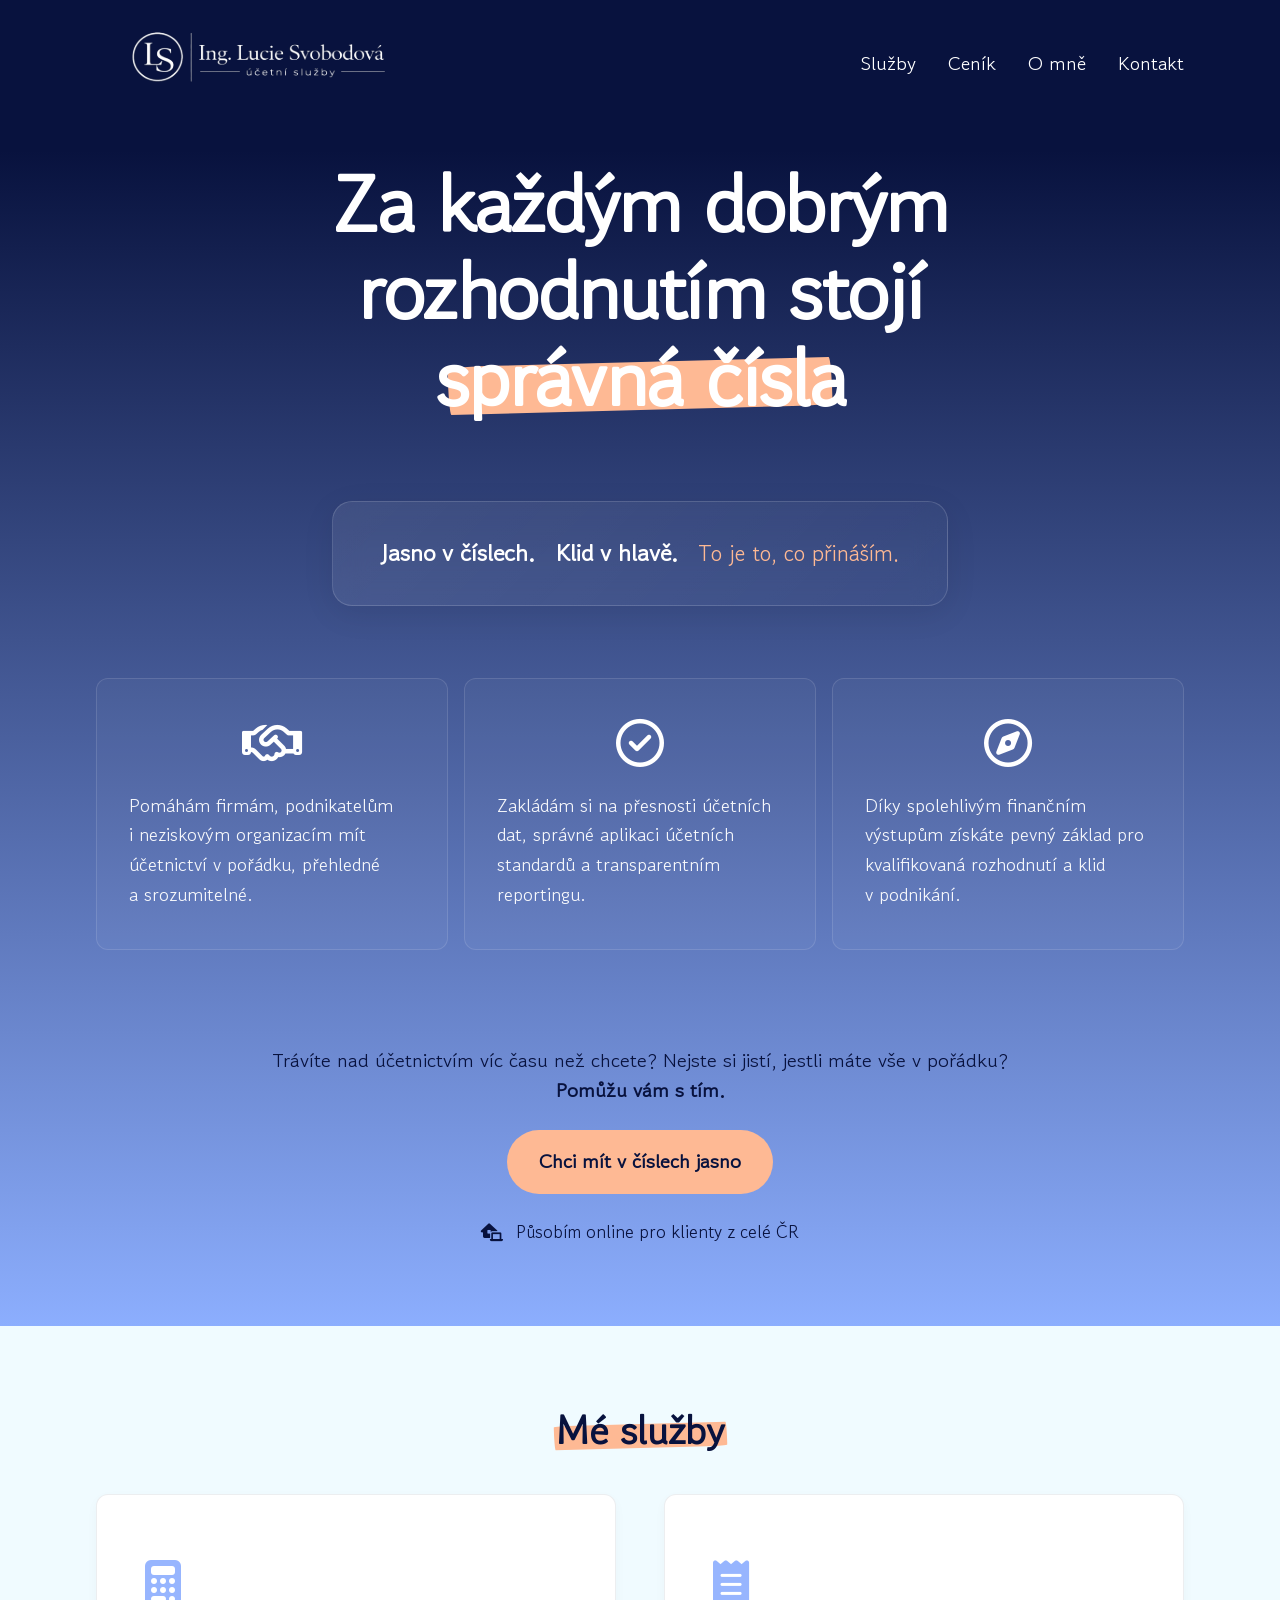
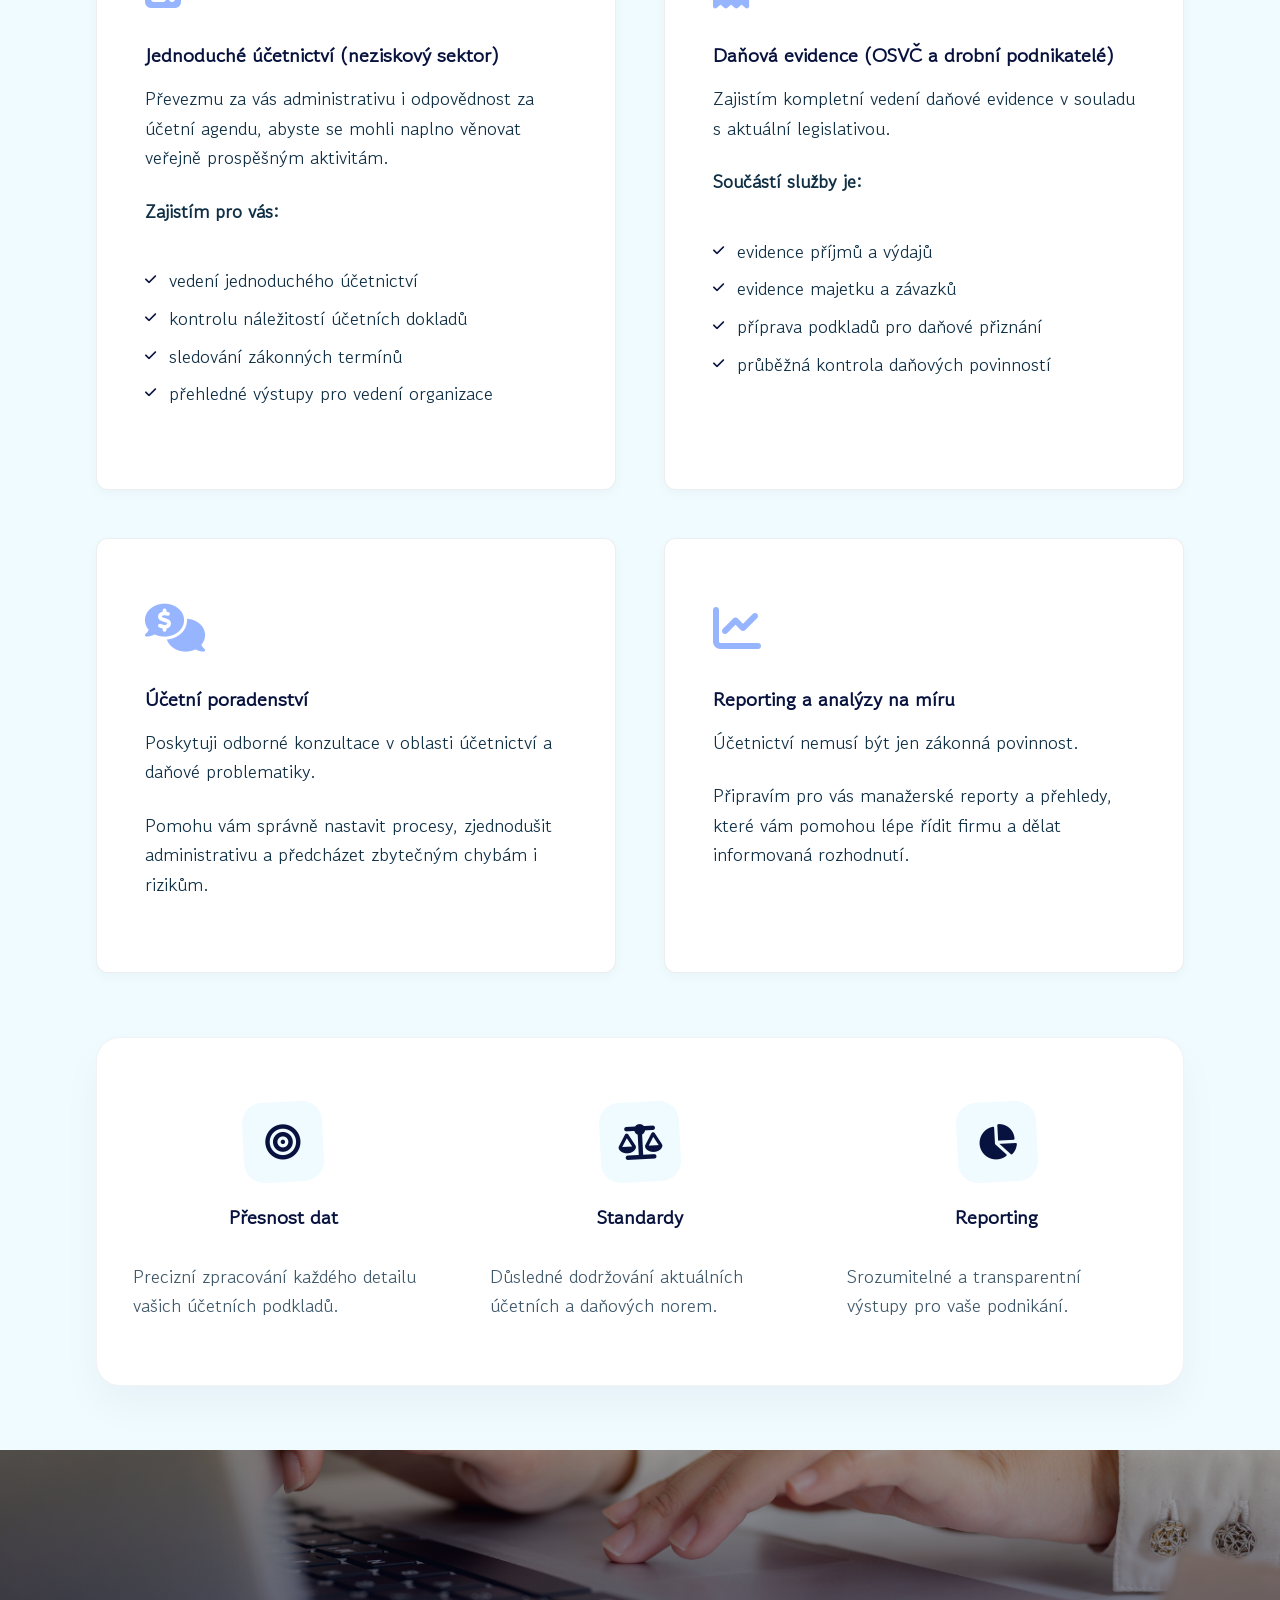
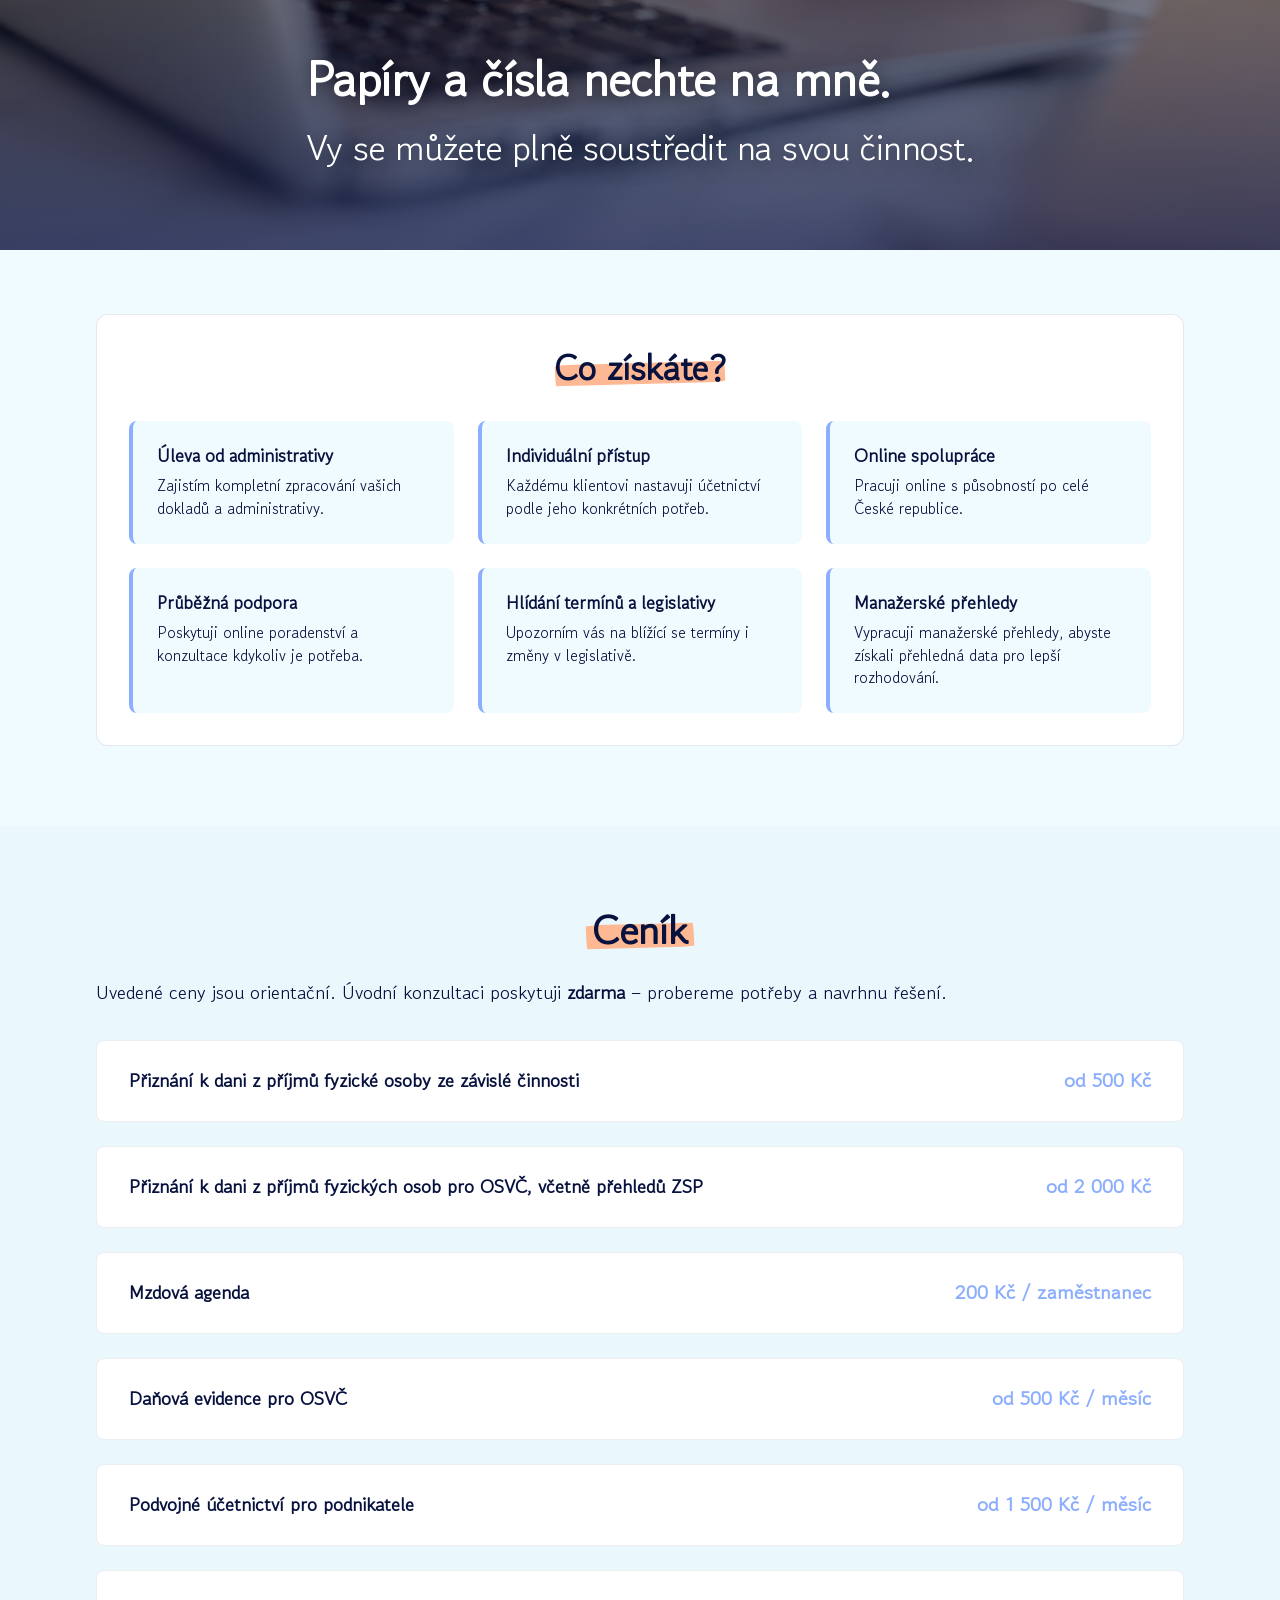
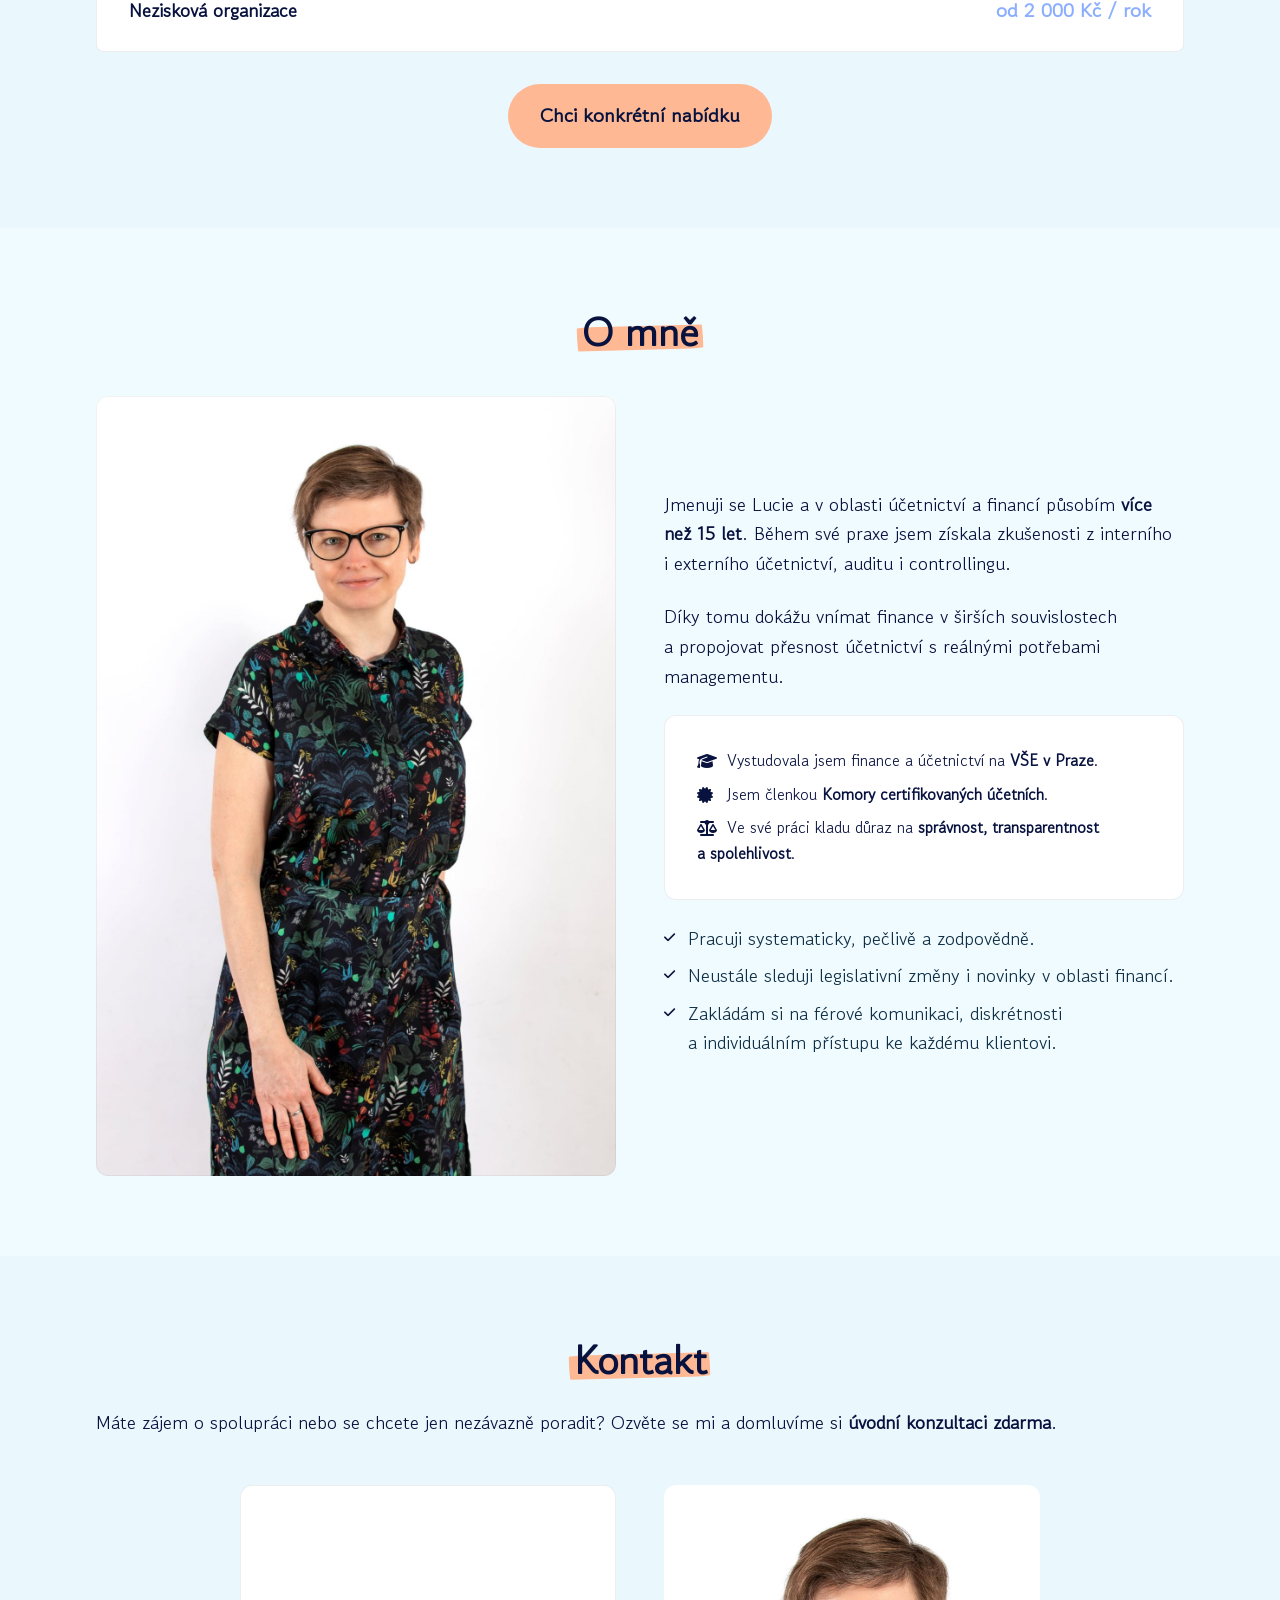
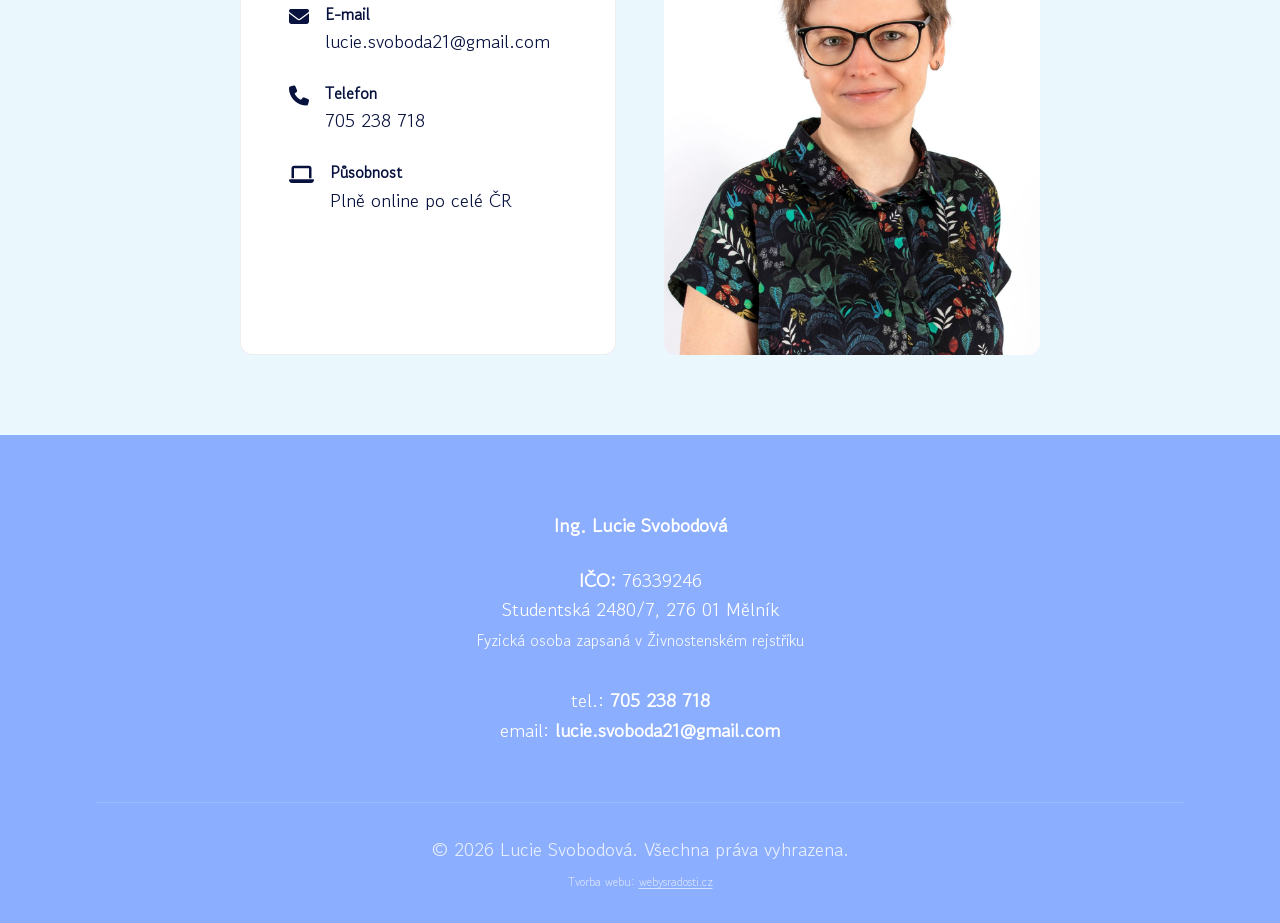
<file: index.html>
<!DOCTYPE html>
<html lang="cs">

<head>
    <meta charset="UTF-8">
    <meta name="viewport" content="width=device-width, initial-scale=1.0">
    <meta http-equiv="X-UA-Compatible" content="ie=edge">

    <!-- SEO & Metadata -->
    <title>Lucie Svobodová | Moderní účetnictví a finance online</title>
    <meta name="description"
        content="Profesionální online účetnictví pro celou ČR, daňová evidence a finanční poradenství pro firmy, OSVČ i neziskové organizace.">
    <meta name="keywords"
        content="účetnictví online, online účetní, daňová evidence, mzdová agenda, finanční poradenství, online účetnictví celá ČR, jednoduché účetnictví, podvojné účetnictví, neziskovky">
    <meta name="author" content="Ing. Lucie Svobodová">
    <meta name="robots" content="index, follow">
    <meta name="seznam-wmt" content="gN2aAcyeXop8b4q7dFYYQCPNCi9xiLrb" />
    <link rel="canonical" href="https://www.svobodova-ucetnictvi.cz/">

    <!-- Open Graph for Social Media & AI -->
    <meta property="og:title" content="Lucie Svobodová | Moderní účetnictví a finance">
    <meta property="og:description" content="Spolehlivé účetnictví a srozumitelný reporting pro vaše klidné podnikání.">
    <meta property="og:type" content="website">
    <meta property="og:url" content="https://www.svobodova-ucetnictvi.cz/">
    <meta property="og:image" content="https://www.svobodova-ucetnictvi.cz/obrazky/lucie.svobodova.png">
    <meta property="og:image:alt" content="Lucie Svobodová | Moderní účetnictví a finance">
    <meta property="og:locale" content="cs_CZ">
    <meta property="og:site_name" content="Lucie Svobodová Účetnictví">

    <!-- Twitter Card -->
    <meta name="twitter:card" content="summary_large_image">
    <meta name="twitter:title" content="Lucie Svobodová | Moderní účetnictví a finance">
    <meta name="twitter:description" content="Profesionální vedení účetnictví, daňová evidence a finanční poradenství.">
    <meta name="twitter:image" content="https://www.svobodova-ucetnictvi.cz/obrazky/lucie.svobodova.png">

    <!-- Favicon -->
    <link rel="icon" type="image/svg+xml" href="obrazky/favicon%20svobodova-ucetnictvi.svg">

    <!-- Fonts (Gowun Dodum) -->
    <link rel="preconnect" href="https://fonts.googleapis.com">
    <link rel="preconnect" href="https://fonts.gstatic.com" crossorigin>
    <link href="https://fonts.googleapis.com/css2?family=Gowun+Dodum&display=swap" rel="stylesheet">

    <!-- FontAwesome -->
    <link rel="stylesheet" href="https://cdnjs.cloudflare.com/ajax/libs/font-awesome/6.4.0/css/all.min.css">

    <!-- CSS & JS -->
    <link rel="stylesheet" href="style.css">
    <script defer src="script.js"></script>

    <!-- Structured Data (JSON-LD) pro SEO a AI -->
    <script type="application/ld+json">
    {
      "@context": "https://schema.org",
      "@graph": [
        {
          "@type": ["AccountingService", "ProfessionalService", "LocalBusiness"],
          "@id": "https://www.svobodova-ucetnictvi.cz/#organization",
          "name": "Ing. Lucie Svobodová - Moderní účetnictví a finance",
          "url": "https://www.svobodova-ucetnictvi.cz",
          "telephone": "+420705238718",
          "email": "lucie.svoboda21@gmail.com",
          "image": "https://www.svobodova-ucetnictvi.cz/obrazky/Lucie%20Svobodova%20o%20mne.jpg",
          "description": "Profesionální vedení účetnictví, daňová evidence a finanční poradenství plně online pro celou ČR.",
          "address": {
            "@type": "PostalAddress",
            "streetAddress": "Studentská 2480/7",
            "addressLocality": "Mělník",
            "postalCode": "276 01",
            "addressCountry": "CZ"
          },
          "founder": {
            "@type": "Person",
            "name": "Ing. Lucie Svobodová",
            "jobTitle": "Certifikovaná účetní"
          },
          "priceRange": "$$",
          "areaServed": [
            {
              "@type": "Country",
              "name": "Czech Republic"
            }
          ],
          "sameAs": [
            "https://www.svobodova-ucetnictvi.cz/"
          ]
        },
        {
          "@type": "WebSite",
          "@id": "https://www.svobodova-ucetnictvi.cz/#website",
          "url": "https://www.svobodova-ucetnictvi.cz",
          "name": "Lucie Svobodová Účetnictví",
          "description": "Profesionální vedení účetnictví a financí.",
          "publisher": {
            "@id": "https://www.svobodova-ucetnictvi.cz/#organization"
          },
          "inLanguage": "cs"
        }
      ]
    }
    </script>
</head>

<body>

    <!-- Header Navigation -->
    <header class="header">
        <div class="container nav">
            <a href="#" class="logo"
                style="display: block; width: 330px; height: 95px; overflow: hidden; position: relative;">
                <img src="obrazky/logo svobodova.svg" alt="Logo Lucie Svobodová"
                    style="position: absolute; top: 50%; left: 50%; transform: translate(-50%, -48%); width: 320px; height: 320px; max-width: none;">
            </a>
            <button class="hamburger" aria-label="Menu" aria-expanded="false">
                <i class="fa-solid fa-bars"></i>
            </button>

            <nav>
                <ul class="nav-links">
                    <li><a href="#sluzby">Služby</a></li>
                    <li><a href="#cenik">Ceník</a></li>
                    <li><a href="#o-mne">O&nbsp;mně</a></li>
                    <li><a href="#kontakt">Kontakt</a></li>
                </ul>
            </nav>
        </div>
    </header>

    <!-- Main Content -->
    <main>

        <!-- Background Hero Section matching the image visual -->
        <section class="hero" id="domu">
            <div class="container hero-content">


                <h1 class="reveal" style="transition-delay: 0.1s;">Za každým dobrým<br>rozhodnutím stojí<br><span
                        class="highlight-marker">správná čísla</span></h1>

                <div class="hero-perex-box reveal"
                    style="transition-delay: 0.15s; display: flex; align-items: center; justify-content: center; flex-wrap: wrap; gap: 0.5rem 1.25rem; background: linear-gradient(135deg, rgba(255, 255, 255, 0.08) 0%, rgba(255, 255, 255, 0.02) 100%); border: 1px solid rgba(255, 255, 255, 0.15); border-radius: 20px; padding: 2rem 3rem; margin: 2rem auto 0; max-width: 850px; text-align: center; backdrop-filter: blur(16px); -webkit-backdrop-filter: blur(16px); box-shadow: 0 8px 32px rgba(0,0,0,0.08);">
                    <div class="reveal"
                        style="transition-delay: 0.5s; font-size: 1.5rem; color: var(--clr-white); font-weight: 700;">
                        Jasno v číslech.
                    </div>
                    <div class="reveal"
                        style="transition-delay: 0.9s; font-size: 1.5rem; color: var(--clr-white); font-weight: 700;">
                        Klid v hlavě.
                    </div>
                    <div class="reveal"
                        style="transition-delay: 1.4s; font-size: 1.4rem; color: var(--clr-accent-peach); font-weight: 500;">
                        To je to, co přináším.
                    </div>
                </div>

                <div class="subtitle-container reveal" style="transition-delay: 0.2s;">

                    <div class="hero-features-grid">
                        <div class="hero-feature-box">
                            <div class="icon-wrapper"><i class="fa-regular fa-handshake"></i></div>
                            <p>Pomáhám firmám, podnikatelům i&nbsp;neziskovým organizacím mít účetnictví v&nbsp;pořádku,
                                přehledné a&nbsp;srozumitelné.</p>
                        </div>
                        <div class="hero-feature-box">
                            <div class="icon-wrapper"><i class="fa-regular fa-circle-check"></i></div>
                            <p>Zakládám si na přesnosti účetních dat, správné aplikaci účetních standardů
                                a&nbsp;transparentním reportingu.</p>
                        </div>
                        <div class="hero-feature-box">
                            <div class="icon-wrapper"><i class="fa-regular fa-compass"></i></div>
                            <p>Díky spolehlivým finančním výstupům získáte pevný základ pro kvalifikovaná rozhodnutí
                                a&nbsp;klid v&nbsp;podnikání.</p>
                        </div>
                    </div>
                </div>

                <div class="hero-cta reveal"
                    style="transition-delay: 0.3s; display: flex; flex-direction: column; align-items: center; gap: 1rem;">

                    <p
                        style="font-size: 1.25rem; color: var(--clr-primary); font-weight: 500; text-align: center; max-width: 800px; margin: 0 0 0.5rem 0; line-height: 1.5;">
                        Trávíte nad účetnictvím víc času než chcete? Nejste si jistí, jestli máte vše v pořádku?<br>
                        <strong style="font-weight: 700;">Pomůžu vám s tím.</strong>
                    </p>

                    <a href="#kontakt" class="btn btn-primary">Chci mít v číslech jasno</a>
                    <p
                        style="font-size: 1.1rem; color: var(--clr-text); font-weight: 500; margin: 0; padding-top: 0.5rem; text-align: center;">
                        <i class="fa-solid fa-laptop-house"
                            style="color: var(--clr-primary); margin-right: 0.5rem;"></i> Působím online pro
                        klienty z celé ČR
                    </p>
                </div>

            </div>
        </section>


        <!-- Služby Section (Bento Grid) -->
        <section id="sluzby" class="modern-section">
            <div class="container container-relative">
                <div class="section-header reveal">
                    <h2>Mé služby</h2>
                </div>

                <div class="services-grid" style="margin-top: 2rem; margin-bottom: 4rem;">

                    <!-- Služba 1 -->
                    <div class="service-card reveal">
                        <div class="service-icon"><i class="fa-solid fa-calculator"></i></div>
                        <h3>Jednoduché účetnictví (neziskový sektor)</h3>
                        <p>Převezmu za vás administrativu i odpovědnost za účetní agendu, abyste se mohli naplno věnovat
                            veřejně prospěšným aktivitám.</p>
                        <p><strong>Zajistím pro vás:</strong></p>
                        <ul class="service-list">
                            <li>vedení jednoduchého účetnictví</li>
                            <li>kontrolu náležitostí účetních dokladů</li>
                            <li>sledování zákonných termínů</li>
                            <li>přehledné výstupy pro vedení organizace</li>
                        </ul>
                    </div>

                    <!-- Služba 2 -->
                    <div class="service-card reveal" style="transition-delay: 0.1s;">
                        <div class="service-icon"><i class="fa-solid fa-receipt"></i></div>
                        <h3>Daňová evidence (OSVČ a drobní podnikatelé)</h3>
                        <p>Zajistím kompletní vedení daňové evidence v souladu s aktuální legislativou.</p>
                        <p><strong>Součástí služby je:</strong></p>
                        <ul class="service-list">
                            <li>evidence příjmů a výdajů</li>
                            <li>evidence majetku a závazků</li>
                            <li>příprava podkladů pro daňové přiznání</li>
                            <li>průběžná kontrola daňových povinností</li>
                        </ul>
                    </div>

                    <!-- Služba 3 -->
                    <div class="service-card reveal" style="transition-delay: 0.2s;">
                        <div class="service-icon"><i class="fa-solid fa-comments-dollar"></i></div>
                        <h3>Účetní poradenství</h3>
                        <p>Poskytuji odborné konzultace v oblasti účetnictví a daňové problematiky.</p>
                        <p>Pomohu vám správně nastavit procesy, zjednodušit administrativu a předcházet zbytečným
                            chybám
                            i rizikům.</p>
                    </div>

                    <!-- Služba 4 -->
                    <div class="service-card reveal" style="transition-delay: 0.3s;">
                        <div class="service-icon"><i class="fa-solid fa-chart-line"></i></div>
                        <h3>Reporting a analýzy na míru</h3>
                        <p>Účetnictví nemusí být jen zákonná povinnost.</p>
                        <p>Připravím pro vás manažerské reporty a přehledy, které vám pomohou lépe řídit firmu a
                            dělat
                            informovaná rozhodnutí.</p>
                    </div>

                </div>

                <!-- Zvýrazněné hodnoty (Zakládám si na) -->
                <div class="values-highlight reveal">
                    <div class="values-grid">
                        <div class="value-card">
                            <div class="value-icon-wrapper"><i class="fa-solid fa-bullseye"></i></div>
                            <h4>Přesnost dat</h4>
                            <p>Precizní zpracování každého detailu vašich účetních podkladů.</p>
                        </div>
                        <div class="value-card" style="transition-delay: 0.1s;">
                            <div class="value-icon-wrapper"><i class="fa-solid fa-scale-balanced"></i></div>
                            <h4>Standardy</h4>
                            <p>Důsledné dodržování aktuálních účetních a daňových norem.</p>
                        </div>
                        <div class="value-card" style="transition-delay: 0.2s;">
                            <div class="value-icon-wrapper"><i class="fa-solid fa-chart-pie"></i></div>
                            <h4>Reporting</h4>
                            <p>Srozumitelné a transparentní výstupy pro vaše podnikání.</p>
                        </div>
                    </div>
                </div>

                <!-- Full-width Image Slogan Section -->
                <div class="full-width-image-section reveal">
                    <img src="obrazky/lucie.svobodova.png" alt="Lucie Svobodová" loading="lazy">
                    <div class="slogan-overlay">
                        <p class="slogan-text">
                            Papíry a&nbsp;čísla nechte na&nbsp;mně.<br>
                            <span class="slogan-subtext">Vy se můžete plně soustředit na svou činnost.</span>
                        </p>
                    </div>
                </div>

                <!-- Výhody spolupráce -->
                <div class="bento-grid" style="margin-top: 3rem; grid-template-columns: 1fr;">
                    <div class="bento-card reveal"
                        style="background: var(--clr-white); color: var(--clr-primary); border: 1px solid rgba(11, 33, 76, 0.1);">
                        <h3 style="margin-bottom: 2rem; text-align: center; font-size: 2.2rem;">
                            <span class="highlight-marker" style="color: var(--clr-primary);">Co získáte?</span>
                        </h3>
                        <div
                            class="benefits-grid" style="gap: 1.5rem;">

                            <div
                                style="background: var(--clr-bg); padding: 1.5rem; border-radius: var(--radius-md); border-left: 4px solid var(--clr-secondary);">
                                <h4 style="color: var(--clr-primary); margin-bottom: 0.5rem; font-size: 1.1rem;">
                                    Úleva
                                    od
                                    administrativy</h4>
                                <p style="color: var(--clr-text); margin: 0; font-size: 0.95rem; line-height: 1.5;">
                                    Zajistím kompletní zpracování vašich dokladů a administrativy.</p>
                            </div>

                            <div
                                style="background: var(--clr-bg); padding: 1.5rem; border-radius: var(--radius-md); border-left: 4px solid var(--clr-secondary);">
                                <h4 style="color: var(--clr-primary); margin-bottom: 0.5rem; font-size: 1.1rem;">
                                    Individuální přístup
                                </h4>
                                <p style="color: var(--clr-text); margin: 0; font-size: 0.95rem; line-height: 1.5;">
                                    Každému klientovi nastavuji účetnictví podle jeho konkrétních potřeb.</p>
                            </div>

                            <div
                                style="background: var(--clr-bg); padding: 1.5rem; border-radius: var(--radius-md); border-left: 4px solid var(--clr-secondary);">
                                <h4 style="color: var(--clr-primary); margin-bottom: 0.5rem; font-size: 1.1rem;">
                                    Online
                                    spolupráce
                                </h4>
                                <p style="color: var(--clr-text); margin: 0; font-size: 0.95rem; line-height: 1.5;">
                                    Pracuji online s působností po celé České republice.</p>
                            </div>

                            <div
                                style="background: var(--clr-bg); padding: 1.5rem; border-radius: var(--radius-md); border-left: 4px solid var(--clr-secondary);">
                                <h4 style="color: var(--clr-primary); margin-bottom: 0.5rem; font-size: 1.1rem;">
                                    Průběžná podpora
                                </h4>
                                <p style="color: var(--clr-text); margin: 0; font-size: 0.95rem; line-height: 1.5;">
                                    Poskytuji online poradenství a konzultace kdykoliv je potřeba.</p>
                            </div>

                            <div
                                style="background: var(--clr-bg); padding: 1.5rem; border-radius: var(--radius-md); border-left: 4px solid var(--clr-secondary);">
                                <h4 style="color: var(--clr-primary); margin-bottom: 0.5rem; font-size: 1.1rem;">
                                    Hlídání
                                    termínů a
                                    legislativy</h4>
                                <p style="color: var(--clr-text); margin: 0; font-size: 0.95rem; line-height: 1.5;">
                                    Upozorním vás na blížící se termíny i změny v legislativě.</p>
                            </div>

                            <div
                                style="background: var(--clr-bg); padding: 1.5rem; border-radius: var(--radius-md); border-left: 4px solid var(--clr-secondary);">
                                <h4 style="color: var(--clr-primary); margin-bottom: 0.5rem; font-size: 1.1rem;">
                                    Manažerské přehledy
                                </h4>
                                <p style="color: var(--clr-text); margin: 0; font-size: 0.95rem; line-height: 1.5;">
                                    Vypracuji manažerské přehledy, abyste získali přehledná data pro lepší
                                    rozhodování.
                                </p>
                            </div>


                        </div>
                    </div>
                </div>
            </div>
        </section>


        <!-- Ceník Section -->
        <section id="cenik" class="modern-section bg-alternate">
            <div class="container container-relative">
                <div class="section-header reveal">
                    <h2>Ceník</h2>
                    <p class="section-desc">Uvedené ceny jsou orientační. Úvodní konzultaci poskytuji
                        <strong>zdarma</strong> – probereme potřeby a&nbsp;navrhnu řešení.
                    </p>
                </div>

                <div class="pricing-list">
                    <div class="price-item reveal">
                        <span class="price-name">Přiznání k dani z příjmů fyzické osoby ze závislé činnosti</span>
                        <span class="price-value">od 500 Kč</span>
                    </div>
                    <div class="price-item reveal" style="transition-delay: 0.1s;">
                        <span class="price-name">Přiznání k dani z příjmů fyzických osob pro OSVČ, včetně přehledů
                            ZSP</span>
                        <span class="price-value">od 2 000 Kč</span>
                    </div>
                    <div class="price-item reveal" style="transition-delay: 0.2s;">
                        <span class="price-name">Mzdová agenda</span>
                        <span class="price-value">200 Kč / zaměstnanec</span>
                    </div>
                    <div class="price-item reveal" style="transition-delay: 0.3s;">
                        <span class="price-name">Daňová evidence pro OSVČ</span>
                        <span class="price-value">od 500 Kč / měsíc</span>
                    </div>
                    <div class="price-item reveal" style="transition-delay: 0.4s;">
                        <span class="price-name">Podvojné účetnictví pro podnikatele</span>
                        <span class="price-value">od 1 500 Kč / měsíc</span>
                    </div>
                    <div class="price-item reveal" style="transition-delay: 0.5s;">
                        <span class="price-name">Nezisková organizace</span>
                        <span class="price-value">od 2 000 Kč / rok</span>
                    </div>
                </div>

                <div class="section-footer reveal" style="margin-top: 2rem;">
                    <a href="#kontakt" class="btn btn-primary">Chci konkrétní nabídku</a>
                </div>
            </div>
        </section>


        <!-- O Mně Section -->
        <section id="o-mne" class="modern-section">
            <div class="container container-relative">
                <div class="section-header reveal">
                    <h2>O mně</h2>
                </div>
                <div class="about-grid">

                    <div class="about-image reveal">
                        <img src="obrazky/Lucie Svobodova o mne.jpg" alt="Portrét Lucie Svobodová - Účetní"
                            loading="lazy">
                    </div>

                    <div class="about-content reveal" style="transition-delay: 0.2s;">

                        <p>Jmenuji se Lucie a&nbsp;v&nbsp;oblasti účetnictví a&nbsp;financí působím <strong>více než 15
                                let</strong>. Během své praxe jsem získala zkušenosti z&nbsp;interního i&nbsp;externího
                            účetnictví, auditu i&nbsp;controllingu.</p>
                        <p>Díky tomu dokážu vnímat finance v&nbsp;širších souvislostech a&nbsp;propojovat přesnost
                            účetnictví s&nbsp;reálnými potřebami managementu.</p>

                        <ul style="list-style: none; margin: 1.5rem 0;" class="bento-card">
                            <li style="margin-bottom: 0.5rem;"><i class="fa-solid fa-graduation-cap"
                                    style="color: var(--clr-primary); width: 25px;"></i> Vystudovala jsem finance
                                a&nbsp;účetnictví na <strong>VŠE v Praze</strong>.</li>
                            <li style="margin-bottom: 0.5rem;"><i class="fa-solid fa-certificate"
                                    style="color: var(--clr-primary); width: 25px;"></i> Jsem členkou <strong>Komory
                                    certifikovaných účetních</strong>.</li>
                            <li><i class="fa-solid fa-scale-balanced"
                                    style="color: var(--clr-primary); width: 25px;"></i>
                                Ve své práci kladu důraz na <strong>správnost, transparentnost
                                    a&nbsp;spolehlivost</strong>.
                            </li>
                        </ul>

                        <ul class="service-list">
                            <li>Pracuji systematicky, pečlivě a&nbsp;zodpovědně.</li>
                            <li>Neustále sleduji legislativní změny i&nbsp;novinky v&nbsp;oblasti financí.</li>
                            <li>Zakládám si na férové komunikaci, diskrétnosti a&nbsp;individuálním přístupu ke každému
                                klientovi.</li>
                        </ul>
                    </div>

                </div>
            </div>
        </section>


        <!-- Kontakt Section -->
        <section id="kontakt" class="modern-section bg-alternate">
            <div class="container container-relative">
                <div class="section-header reveal">
                    <h2>Kontakt</h2>
                    <p class="section-desc">Máte zájem o&nbsp;spolupráci nebo se chcete jen nezávazně poradit? Ozvěte se
                        mi a&nbsp;domluvíme si
                        <strong>úvodní konzultaci zdarma</strong>.
                    </p>
                </div>

                <div class="contact-grid-wrapper reveal"
                    style="display: grid; grid-template-columns: repeat(auto-fit, minmax(300px, 1fr)); gap: var(--space-xl); margin: var(--space-xl) auto 0; max-width: 800px;">

                    <!-- Kontakt Blok -->
                    <div class="contact-section"
                        style="margin-top: 0; display: flex; flex-direction: column; justify-content: center;">
                        <div class="contact-info">
                            <div class="contact-info-item">
                                <i class="fa-solid fa-envelope"></i>
                                <div>
                                    <strong>E-mail</strong>
                                    <p><a href="mailto:lucie.svoboda21@gmail.com">lucie.svoboda21@gmail.com</a></p>
                                </div>
                            </div>

                            <div class="contact-info-item">
                                <i class="fa-solid fa-phone"></i>
                                <div>
                                    <strong>Telefon</strong>
                                    <p><a href="tel:+420705238718">705 238 718</a></p>
                                </div>
                            </div>

                            <div class="contact-info-item">
                                <i class="fa-solid fa-laptop"></i>
                                <div>
                                    <strong>Působnost</strong>
                                    <p>Plně online po celé ČR</p>
                                </div>
                            </div>
                        </div>
                    </div>

                    <!-- Fotka Blok -->
                    <div class="contact-image"
                        style="border-radius: var(--radius-lg); overflow: hidden; display: flex;">
                        <img src="obrazky/Lucie Svobodova ucetnictvi.jpg" alt="Lucie Svobodová"
                            style="width: 100%; height: 100%; object-fit: cover; object-position: center; display: block;">
                    </div>

                </div>
            </div>
        </section>

    </main>

    <footer class="footer">
        <div class="container">


            <div class="footer-contacts-centered">
                <h4>Ing. Lucie Svobodová</h4>
                <p>
                    <strong>IČO:</strong> 76339246<br>
                    Studentská 2480/7, 276 01 Mělník<br>
                    <span style="font-size: 0.85em; opacity: 0.9;">Fyzická osoba zapsaná v Živnostenském
                        rejstříku</span>
                </p>
                <p>
                    tel.: <a href="tel:+420705238718">705 238 718</a><br>
                    email: <a href="mailto:lucie.svoboda21@gmail.com">lucie.svoboda21@gmail.com</a>
                </p>
            </div>

            <div class="footer-divider"></div>

            <div class="footer-bottom">
                <div class="footer-copyright">
                    <p>&copy; <span id="current-year">2026</span> Lucie Svobodová. Všechna práva vyhrazena.</p>
                    <p style="font-size: 0.85em; margin-top: 0.5rem; opacity: 0.8;">Tvorba webu: <a href="https://www.webysradosti.cz" target="_blank" rel="noopener noreferrer" style="color: inherit; text-decoration: underline;">webysradosti.cz</a></p>
                </div>
            </div>
        </div>
    </footer>


</body>

</html>
</file>
<file: style.css>
/* --- CSS Variables & Design Options --- */
:root {
  /* Brand Colors */
  --clr-primary: #08123E;
  --clr-secondary: #8CAEFE;
  --clr-accent-peach: #FEB994;
  --clr-accent: #F0FBFF;
  --clr-bg: #F0FBFF;
  --clr-text: #08123E;

  /* Neutral/Dark for Specific Elements */
  --clr-white: #ffffff;
  --clr-gray-light: #f5f5f5;
  --clr-gray-dark: #0F2F45;
  --clr-hero-bg: #08123E;
  /* Darker shade of primary for hero */

  /* Typography */
  --ff-brand: "Gowun Dodum", sans-serif;
  --ff-body: "Gowun Dodum", sans-serif;

  /* Fluid Typography using clamp() */
  --fs-h1: clamp(2.5rem, 5vw + 1rem, 4rem);
  --fs-h2: 40px;
  --fs-h3: 20px;
  --fs-h4: 20px;
  --fs-body: 18.5px;
  /* Base 16px */
  --fs-small: 0.875rem;

  /* Spacing */
  --space-xs: 0.5rem;
  /* 8px */
  --space-sm: 1rem;
  /* 16px */
  --space-md: 1.5rem;
  /* 24px */
  --space-lg: 2rem;
  /* 32px */
  --space-xl: 3rem;
  /* 48px */
  --space-xxl: 5rem;
  /* 80px */
  --section-padding: var(--space-xxl) 0;

  /* Layout */
  --container-width: 85%;
  --max-text-width: 100%;
  /* 85% of screen width */

  /* Borders & Shadows */
  --radius-sm: 4px;
  --radius-md: 8px;
  --radius-lg: 12px;
  --radius-pill: 100px;
  --shadow-sm: none;
  --shadow-md: 0 4px 12px rgba(0, 0, 0, 0.03);
  --shadow-glass: 0 4px 24px 0 rgba(0, 0, 0, 0.05);

  /* Transitions */
  --transition-fast: 0.15s ease;
  --transition-normal: 0.25s ease-in-out;
}

/* --- Reset --- */
*,
*::before,
*::after {
  box-sizing: border-box;
  margin: 0;
  padding: 0;
}

html {
  font-size: 100%;
  /* 16px base */
  scroll-behavior: smooth;
  scroll-padding-top: 80px;
  /* Offset for sticky header */
}

body {
  font-family: var(--ff-body);
  color: var(--clr-text);
  background-color: var(--clr-bg);
  line-height: 1.6;
  text-align: left;
  overflow-x: hidden;
  -webkit-font-smoothing: antialiased;
}

/* --- Typography --- */
h1,
h2,
h3,
h4,
h5,
h6 {
  font-family: var(--ff-brand);
  color: var(--clr-primary);
  line-height: 1.2;
  margin-bottom: var(--space-md);
  font-weight: 700;
}

h1 {
  font-size: var(--fs-h1);
}

h2 {
  font-size: var(--fs-h2);
}

h3 {
  font-size: var(--fs-h3);
}

h4 {
  font-size: var(--fs-h4);
}

.sub-heading {
  font-size: 0.75rem;
  text-transform: uppercase;
  letter-spacing: 2px;
  font-weight: 600;
  color: var(--clr-gray-dark);
  margin-bottom: var(--space-xs);
  display: block;
}

p {
  margin-bottom: var(--space-md);
  font-size: var(--fs-body);
  max-width: var(--max-text-width);
  text-align: left;
}

p:last-child {
  margin-bottom: 0;
}

a {
  color: var(--clr-primary);
  text-decoration: none;
  transition: color var(--transition-fast);
}

a:hover {
  color: var(--clr-secondary);
}

img,
picture,
svg {
  max-width: 100%;
  height: auto;
  display: block;
}

/* --- Layout Utilities --- */
.container {
  width: var(--container-width);
  max-width: none;
  margin: 0 auto;
}

section {
  padding: var(--section-padding);
}

/* Replaced text-center */

/* --- Components --- */

/* Buttons */
.btn {
  display: inline-flex;
  align-items: center;
  justify-content: center;
  padding: 1rem 2rem;
  border-radius: var(--radius-pill);
  font-family: var(--ff-body);
  font-weight: 600;
  font-size: 1.25rem;
  text-decoration: none;
  cursor: pointer;
  border: none;
  transition: all var(--transition-fast);
}

.btn:hover {
  transform: scale(1.1);
}

.btn-primary {
  background-color: var(--clr-accent-peach);
  color: var(--clr-primary);
  box-shadow: none;
}

.btn-primary:hover {
  color: var(--clr-primary);
}

.btn-white {
  background-color: var(--clr-white);
  color: var(--clr-text);
  border: 1px solid var(--clr-gray-light);
}

.btn-white:hover {
  background-color: var(--clr-gray-light);
  color: var(--clr-text);
}

.btn-outline {
  background-color: transparent;
  border: 1px solid var(--clr-white);
  color: var(--clr-white);
}

.btn-outline:hover {
  background-color: rgba(255, 255, 255, 0.1);
  color: var(--clr-white);
}


/* Header & Navigation */
.header {
  position: fixed;
  top: 0;
  left: 0;
  width: 100%;
  background: var(--clr-primary);
  /* Temně modré pozadí */
  z-index: 1000;
  padding: var(--space-sm) 0;
  transition: all var(--transition-normal);
  border-bottom: 1px solid rgba(255, 255, 255, 0);
}

.header.scrolled {
  background: var(--clr-primary);
  /* Temně modré po zascrollování */
  backdrop-filter: blur(12px);
  -webkit-backdrop-filter: blur(12px);
  box-shadow: var(--shadow-sm);
  border-bottom: 1px solid rgba(255, 255, 255, 0.05);
  padding: var(--space-xs) 0;
}

.nav {
  display: flex;
  justify-content: space-between;
  align-items: center;
}

.logo {
  font-family: var(--ff-brand);
  font-size: 1.5rem;
  font-weight: 700;
  color: var(--clr-primary);
  letter-spacing: -0.5px;
}

.nav-links {
  display: flex;
  gap: var(--space-lg);
  list-style: none;
}

.nav-links a {
  font-weight: 500;
  color: var(--clr-white);
  font-size: 1.215rem;
  position: relative;
}

.nav-links a::after {
  content: '';
  position: absolute;
  bottom: 0.15em;
  left: 5%;
  width: 0;
  height: 0.5em;
  background-color: var(--clr-accent-peach);
  z-index: -1;
  border-radius: 255px 15px 225px 15px / 15px 225px 15px 255px;
  transform: rotate(-1.5deg);
  transition: width var(--transition-fast);
}

.nav-links a:hover::after {
  width: 90%;
}

.hamburger {
  display: none;
  cursor: pointer;
  background: none;
  border: none;
  color: var(--clr-white);
}

/* --- Hero Section - Specialized Dark Design --- */
.hero {
  position: relative;
  background: linear-gradient(to bottom, #08123E 0%, #08123E 150px, #8CAEFE 100%);
  min-height: 100vh;
  display: flex;
  align-items: center;
  justify-content: center;
  overflow: hidden;
  text-align: center;
  padding: 160px 0 80px;
}

/* Removed gradient glow for cleaner minimalist look */

.hero-content {
  position: relative;
  z-index: 2;
  display: flex;
  flex-direction: column;
  align-items: center;
}

.hero-badge {
  display: inline-flex;
  align-items: center;
  gap: 0.5rem;
  background: rgba(255, 255, 255, 0.05);
  border: 1px solid rgba(255, 255, 255, 0.1);
  padding: 0.5rem 1rem;
  border-radius: var(--radius-pill);
  color: var(--clr-white);
  font-size: var(--fs-small);
  margin-bottom: var(--space-lg);
  backdrop-filter: blur(4px);
}

.hero-badge i {
  font-size: 0.8rem;
}

.hero h1 {
  color: var(--clr-white);
  margin-bottom: var(--space-xl);
  letter-spacing: -0.02em;
  font-weight: 700;
  line-height: 1.1;
  font-size: clamp(2.7rem, 7.2vw, 4.95rem);
}

.highlight-marker {
  position: relative;
  display: inline-block;
  z-index: 1;
  padding: 0 0.5rem;
}

.highlight-marker::after,
.section-header h2::after {
  content: '';
  position: absolute;
  bottom: 0.15em;
  left: 5%;
  width: 90%;
  height: 0.6em;
  background-color: var(--clr-accent-peach);
  z-index: -1;
  border-radius: 255px 15px 225px 15px / 15px 225px 15px 255px;
  transform: rotate(-1.5deg);
}

.hero .subtitle-container {
  color: var(--clr-gray-light);
  font-size: var(--fs-h4);
  opacity: 0.9;
  margin-top: var(--space-xl);
  margin-bottom: var(--space-xl);
  width: 100%;
  text-align: center;
}

.hero-questions {
  list-style: none;
  display: flex;
  flex-direction: column;
  align-items: center;
  width: 100%;
  max-width: 800px;
  margin: 0 auto;
  gap: 1rem;
  margin-bottom: var(--space-xxl);
}

.hero-questions li {
  width: 100%;
  display: flex;
  align-items: center;
  justify-content: center;
  text-align: center;
  background: rgba(255, 255, 255, 0.08);
  border: 1px solid rgba(255, 255, 255, 0.1);
  padding: 1.25rem 2rem;
  border-radius: var(--radius-md);
  color: var(--clr-white);
  font-size: var(--fs-h4);
  transition: all var(--transition-fast);
}



.hero-questions i {
  color: #ffffff;
  font-size: 1.5rem;
}

.hero-features-grid {
  display: grid;
  grid-template-columns: 1fr;
  gap: 1rem;
  margin-top: 1.5rem;
  margin-bottom: var(--space-xl);
  width: 100%;
}

@media (min-width: 768px) {
  .hero-features-grid {
    grid-template-columns: repeat(3, 1fr);
  }
}

.hero-feature-box {
  background: rgba(255, 255, 255, 0.03);
  border: 1px solid rgba(255, 255, 255, 0.12);
  padding: 2.5rem 2rem;
  border-radius: var(--radius-lg);
  text-align: center;
  display: flex;
  flex-direction: column;
  align-items: center;
  gap: 1.5rem;
  transition: all var(--transition-normal);
  height: 100%;
}

.hero-feature-box:hover {
  background: rgba(255, 255, 255, 0.08);
  transform: translateY(-5px);
  border-color: rgba(255, 255, 255, 0.25);
}

.hero-feature-box .icon-wrapper {
  color: var(--clr-white);
  font-size: 3rem;
  display: flex;
  align-items: center;
  justify-content: center;
}

.hero-feature-box p {
  color: var(--clr-white);
  font-size: var(--fs-body);
  line-height: 1.6;
  margin: 0;
  opacity: 0.95;
}

/* Glassmorphic Widget Element from the design */
.hero-widget {
  margin-top: var(--space-xxl);
  background: rgba(255, 255, 255, 0.1);
  backdrop-filter: blur(16px);
  -webkit-backdrop-filter: blur(16px);
  border: 1px solid rgba(255, 255, 255, 0.15);
  border-radius: var(--radius-pill);
  padding: 0.75rem 1.5rem 0.75rem 0.75rem;
  display: flex;
  align-items: center;
  gap: 1rem;
  color: var(--clr-white);
  box-shadow: var(--shadow-glass);
  animation: float 6s ease-in-out infinite;
  text-align: left;
}

@keyframes float {
  0% {
    transform: translateY(0px);
  }

  50% {
    transform: translateY(-10px);
  }

  100% {
    transform: translateY(0px);
  }
}

.widget-avatar {
  background: var(--clr-secondary);
  width: 40px;
  height: 40px;
  border-radius: 50%;
  display: flex;
  align-items: center;
  justify-content: center;
  color: var(--clr-primary);
  font-weight: bold;
}

.widget-info {
  display: flex;
  flex-direction: column;
}

.widget-title {
  font-size: var(--fs-small);
  font-weight: 600;
  margin-bottom: 0.1rem;
}

.widget-subtitle {
  font-size: 0.75rem;
  opacity: 0.7;
  margin-bottom: 0;
}

.widget-icon {
  margin-left: var(--space-md);
  color: rgba(255, 255, 255, 0.7);
}


/* --- Bento Grid Layout (Služby / Services) --- */
.bento-grid {
  display: grid;
  grid-template-columns: 1fr;
  gap: var(--space-md);
  margin-top: var(--space-lg);
}

.bento-card {
  background: var(--clr-white);
  border-radius: var(--radius-lg);
  padding: var(--space-lg);
  box-shadow: none;
  /* Removed for flat look */
  transition: background var(--transition-normal);
  display: flex;
  flex-direction: column;
  height: 100%;
  border: 1px solid rgba(15, 47, 69, 0.08);
  /* Stronger border for flat design */
}

/* Specific rule: 4 cards/boxes - put 2 on a row on larger screens */
@media (min-width: 768px) {
  .bento-grid {
    grid-template-columns: repeat(2, 1fr);
  }
}

.bento-card:hover {
  background: rgba(255, 255, 255, 0.7);
}

.card-icon {
  background: var(--clr-primary);
  width: 72px;
  height: 72px;
  border-radius: var(--radius-md);
  display: flex;
  align-items: center;
  justify-content: center;
  color: #ffffff;
  font-size: 2.25rem;
  margin-bottom: var(--space-md);
}

.bento-card h3 {
  margin-bottom: var(--space-sm);
}

.bento-card ul {
  list-style: none;
  margin-top: auto;
  /* Push to bottom if content varies */
  padding-top: var(--space-sm);
}

.bento-card ul li {
  position: relative;
  padding-left: 1.5rem;
  margin-bottom: 0.5rem;
  font-size: var(--fs-body);
}

.bento-card ul li::before {
  content: '\f00c';
  /* FontAwesome check */
  font-family: 'Font Awesome 6 Free';
  font-weight: 900;
  position: absolute;
  left: 0;
  color: var(--clr-primary);
  font-size: 0.8rem;
  top: 3px;
}

/* --- Minimalist Services Layout --- */
.services-grid {
  display: grid;
  grid-template-columns: 1fr;
  gap: var(--space-md);
  margin-top: var(--space-xl);
}

@media (min-width: 768px) {
  .services-grid {
    grid-template-columns: repeat(2, 1fr);
  }
}

@media (min-width: 1024px) {
  .services-grid {
    grid-template-columns: repeat(2, 1fr);
    gap: var(--space-xl);
  }
}

.service-card {
  padding: var(--space-lg);
  display: flex;
  flex-direction: column;
  height: 100%;
  position: relative;
  background: var(--clr-white);
  border-radius: var(--radius-lg);
  border: 1px solid rgba(15, 47, 69, 0.08);
  box-shadow: var(--shadow-md);
  transition: transform var(--transition-normal), box-shadow var(--transition-normal);
}

.service-card:hover {
  transform: translateY(-5px);
  box-shadow: 0 10px 20px rgba(0, 0, 0, 0.06);
}

@media (min-width: 1024px) {
  .service-card {
    padding: var(--space-xl);
  }
}

.service-icon {
  font-size: 3rem;
  color: var(--clr-secondary);
  font-weight: 300;
  margin-bottom: var(--space-md);
  opacity: 0.9;
}

.service-card h3 {
  font-weight: 700;
  font-size: var(--fs-h3);
  margin-bottom: var(--space-sm);
  color: var(--clr-primary);
  min-height: auto;
  display: flex;
  align-items: baseline;
  flex-wrap: wrap;
  column-gap: 0.35rem;
}

.service-card h3 span {
  font-size: inherit;
  opacity: 1;
}

.service-card p {
  font-size: var(--fs-body);
  color: var(--clr-gray-dark);
  margin-bottom: var(--space-md);
  text-align: left;
}

.service-list {
  display: block;
  list-style: none;
  margin-top: var(--space-sm);
  margin-bottom: var(--space-md);
  padding: 0;
}

.service-list li {
  position: relative;
  padding-left: 1.5rem;
  margin-bottom: 0.5rem;
  font-size: var(--fs-body);
  color: var(--clr-gray-dark);
}

.service-list li::before {
  content: '\f00c';
  font-family: 'Font Awesome 6 Free';
  font-weight: 900;
  position: absolute;
  left: 0;
  color: var(--clr-primary);
  font-size: 0.8rem;
  top: 4px;
}

.service-arrow {
  margin-top: auto;
  font-size: 1.25rem;
  color: var(--clr-primary);
  opacity: 0.7;
}

/* --- Pricing Sectin (Ceník) --- */
.pricing-list {
  display: flex;
  flex-direction: column;
  gap: var(--space-md);
  margin-top: var(--space-lg);
  width: 100%;
}

.price-item {
  display: flex;
  justify-content: space-between;
  align-items: center;
  padding: var(--space-md) var(--space-lg);
  background: var(--clr-white);
  border-radius: var(--radius-md);
  box-shadow: none;
  border: 1px solid rgba(15, 47, 69, 0.08);
  transition: background var(--transition-fast);
}

.price-item:hover {
  background: var(--clr-bg);
}

.price-name {
  font-weight: 600;
  font-family: var(--ff-brand);
  font-size: var(--fs-body);
  color: var(--clr-primary);
}

.price-value {
  font-weight: 700;
  color: var(--clr-secondary);
  font-size: var(--fs-h3);
  white-space: nowrap;
}

/* --- Pricing Cards Layout (Minimalist) --- */
.pricing-grid {
  display: grid;
  grid-template-columns: 1fr;
  gap: var(--space-lg);
  margin-top: var(--space-xl);
  width: 100%;
}

@media (min-width: 768px) {
  .pricing-grid {
    grid-template-columns: repeat(3, 1fr);
  }
}

.pricing-card {
  background: var(--clr-white);
  padding: var(--space-xl) var(--space-lg);
  text-align: left;
  box-shadow: 0 10px 30px rgba(0, 0, 0, 0.03);
  display: flex;
  flex-direction: column;
  transition: transform 0.3s ease;
  position: relative;
  border: 1px solid rgba(15, 47, 69, 0.05);
}

.pricing-card.featured {
  box-shadow: 0 20px 40px rgba(0, 0, 0, 0.08);
  z-index: 1;
}

@media (min-width: 768px) {
  .pricing-card.featured {
    transform: scale(1.05);
  }
}

.pricing-card-icon {
  font-size: 2rem;
  color: var(--clr-primary);
  margin-bottom: var(--space-md);
  opacity: 0.8;
}

.pricing-card h3 {
  font-weight: 400;
  font-size: var(--fs-h3);
  margin-bottom: var(--space-xs);
  color: var(--clr-primary);
}

.pricing-subtitle {
  font-size: 0.85rem;
  color: var(--clr-gray-dark);
  margin-bottom: var(--space-md);
}

.pricing-card .price {
  font-size: 2.25rem;
  font-weight: 400;
  color: var(--clr-primary);
  margin-bottom: var(--space-lg);
  display: flex;
  align-items: center;
  justify-content: flex-start;
  gap: 0.25rem;
}

.pricing-card .price .currency {
  font-size: 1rem;
  align-self: flex-start;
  margin-top: 0.4rem;
}

.pricing-card .price .period {
  font-size: 0.9rem;
  color: var(--clr-gray-dark);
}

.btn-pricing {
  background: var(--clr-accent-peach);
  color: var(--clr-primary);
  padding: 0.75rem 2rem;
  font-weight: 600;
  font-size: 1.15rem;
  border: none;
  cursor: pointer;
  transition: all var(--transition-fast);
  width: 100%;
  margin-top: auto;
  text-decoration: none;
  display: inline-block;
  border-radius: 0;
}

.btn-pricing:hover {
  filter: brightness(0.95);
  color: var(--clr-primary);
  transform: scale(1.02);
}

.pricing-card.featured .btn-pricing {
  background: var(--clr-primary);
  opacity: 0.9;
}

/* Pricing clarification text */
.pricing-note {
  text-align: center;
  font-size: var(--fs-small);
  color: var(--clr-gray-dark);
  margin-bottom: var(--space-xl);
}

/* --- About Me Section --- */
.about-grid {
  display: grid;
  grid-template-columns: 1fr;
  gap: var(--space-xl);
  align-items: center;
}

@media (min-width: 992px) {
  .about-grid {
    grid-template-columns: 1fr 1fr;
  }
}

.about-image {
  border-radius: var(--radius-lg);
  overflow: hidden;
  box-shadow: none;
  /* Removing shadow for minimalist look */
  position: relative;
}

.about-image img {
  width: 100%;
  height: auto;
  display: block;
}

.about-image::after {
  content: '';
  position: absolute;
  top: 0;
  left: 0;
  right: 0;
  bottom: 0;
  border-radius: var(--radius-lg);
  box-shadow: inset 0 0 0 1px rgba(0, 0, 0, 0.05);
  /* Soft inner border */
}

/* --- Contact Section --- */
.contact-section {
  background-color: var(--clr-white);
  border-radius: var(--radius-lg);
  padding: var(--space-xl);
  box-shadow: none;
  border: 1px solid rgba(15, 47, 69, 0.08);
  margin-top: var(--space-xl);
}

.contact-grid {
  display: flex;
  flex-direction: column;
  gap: var(--space-xl);
  width: 100%;
}

@media(min-width: 768px) {
  .contact-grid {
    flex-direction: row;
    flex-wrap: wrap;
  }
}

.contact-info-item {
  display: flex;
  align-items: flex-start;
  gap: 1rem;
  margin-bottom: var(--space-md);
}

.contact-info-item i {
  color: var(--clr-primary);
  font-size: 1.25rem;
  margin-top: 5px;
}

.contact-info-item p {
  margin-bottom: 0;
}

.contact-form {
  display: grid;
  gap: var(--space-sm);
}

.form-group {
  display: flex;
  flex-direction: column;
}

.form-group label {
  font-size: var(--fs-small);
  font-weight: 600;
  margin-bottom: 0.25rem;
  color: var(--clr-primary);
}

.form-control {
  padding: 0.875rem 1rem;
  border: 1px solid var(--clr-gray-light);
  border-radius: var(--radius-sm);
  background: var(--clr-bg);
  font-family: inherit;
  font-size: 1rem;
  transition: border-color var(--transition-fast), box-shadow var(--transition-fast);
}

.form-control:focus {
  outline: none;
  border-color: var(--clr-secondary);
  box-shadow: 0 0 0 3px rgba(125, 179, 208, 0.2);
}

textarea.form-control {
  resize: vertical;
  min-height: 150px;
}

/* Honeypot */
.honeypot-field {
  display: none !important;
}

/* --- Footer --- */
.footer {
  background-color: var(--clr-secondary);
  color: var(--clr-white);
  padding: var(--space-xxl) 0 var(--space-lg);
  text-align: center;
}

.footer-contacts-centered {
  display: flex;
  flex-direction: column;
  align-items: center;
  gap: var(--space-md);
  margin-bottom: var(--space-lg);
}

.footer-contacts-centered h4 {
  font-size: 1.2rem;
  margin-bottom: 0.2rem;
  color: var(--clr-white);
}

.footer-contacts-centered p {
  font-size: var(--fs-body);
  line-height: 1.6;
  margin-bottom: 0.5rem;
  color: var(--clr-white);
  text-align: center;
}

.footer-contacts-centered a {
  color: var(--clr-white);
  text-decoration: none;
  font-weight: 600;
  transition: opacity var(--transition-fast);
}

.footer-contacts-centered a:hover {
  opacity: 0.8;
  text-decoration: underline;
}

.footer-divider {
  width: 100%;
  height: 1px;
  background-color: var(--clr-white);
  opacity: 0.15;
  margin: var(--space-xl) 0 var(--space-lg);
}

.footer-bottom {
  display: flex;
  flex-direction: column;
  align-items: center;
  gap: var(--space-md);
}

.footer-copyright {
  font-size: var(--fs-small);
  color: var(--clr-white);
  opacity: 0.8;
  font-weight: 500;
}

.footer-copyright p {
  margin: 0;
  text-align: center;
}


/* --- Utilities --- */
.hidden {
  opacity: 0;
  visibility: hidden;
}

/* Scroll reveal animations class */
.reveal {
  opacity: 0;
  transform: translateY(30px);
  transition: opacity 0.6s ease-out, transform 0.6s ease-out;
}

.reveal.active {
  opacity: 1;
  transform: translateY(0);
}

/* Accordion (If needed) */
.accordion {
  border: 1px solid var(--clr-gray-light);
  border-radius: var(--radius-md);
  overflow: hidden;
  margin-bottom: var(--space-sm);
  background: var(--clr-white);
}

.accordion-header {
  padding: 1rem 1.5rem;
  display: flex;
  justify-content: space-between;
  align-items: center;
  cursor: pointer;
  font-weight: 600;
  user-select: none;
}

.accordion-header i {
  transition: transform var(--transition-fast);
}

.accordion-content {
  padding: 0 1.5rem;
  max-height: 0;
  overflow: hidden;
  transition: max-height 0.3s ease-out, padding 0.3s ease;
}

.accordion.active .accordion-header i {
  transform: rotate(180deg);
}

.accordion.active .accordion-content {
  padding: 1rem 1.5rem;
}


/* --- Mobile Responsiveness overrides --- */
@media (max-width: 768px) {
  .nav-links {
    position: absolute;
    top: 100%;
    left: 0;
    width: 100%;
    background: var(--clr-primary);
    flex-direction: column;
    padding: var(--space-md) 0;
    box-shadow: var(--shadow-md);
    gap: 0;
    clip-path: polygon(0 0, 100% 0, 100% 0, 0 0);
    /* Hidden state */
    transition: clip-path 0.3s ease-in-out;
  }

  .nav-links.active {
    clip-path: polygon(0 0, 100% 0, 100% 100%, 0 100%);
  }

  .nav-links li {
    text-align: center;
  }

  .nav-links a {
    display: block;
    padding: 1rem;
    color: var(--clr-white);
  }

  .hamburger {
    display: block;
    font-size: 1.5rem;
  }

  .price-item {
    flex-direction: column;
    text-align: center;
    gap: 0.5rem;
  }

  /* Prevent horizontal scroll on small devices */
  :root {
    --container-width: 95%;
  }
}

@media (max-width: 480px) {
  .bento-card {
    padding: var(--space-md);
  }
}

/* --- Clean Modern Shapes & Full Width Containers --- */
.modern-section {
  position: relative;
  width: 100%;
  padding: var(--space-xxl) 0;
  overflow: hidden;
  background-color: transparent;
}

.modern-section.bg-alternate {
  background-color: rgba(125, 179, 208, 0.05);
  /* very light theme color */
}

/* Keep container structured inside full-width section */
.container-relative {
  position: relative;
  z-index: 2;
  /* Put above decorations */
}

.section-header {
  margin-bottom: var(--space-lg);
  position: relative;
  z-index: 2;
  text-align: center;
}

.section-header h2 {
  position: relative;
  display: inline-block;
  z-index: 1;
  padding: 0 0.75rem;
  margin-bottom: 0.5rem;
}

.section-desc {
  width: 100%;
  margin-top: 1rem;
}

.section-footer {
  margin-top: var(--space-lg);
  display: flex;
  justify-content: center;
}

/* Intertwining abstract clean lines */
.decor-line-h {
  position: absolute;
  left: 0;
  right: 0;
  height: 1px;
  background: var(--clr-primary);
  opacity: 0.05;
  z-index: 1;
}

.decor-line-v {
  position: absolute;
  top: 0;
  bottom: 0;
  width: 1px;
  background: var(--clr-primary);
  opacity: 0.05;
  z-index: 1;
}

.decor-top-20 {
  top: 20%;
}

.decor-top-30 {
  top: 30%;
}

.decor-top-40 {
  top: 40%;
}

.decor-top-70 {
  top: 70%;
}

.decor-left-10 {
  left: 10%;
}

.decor-left-15 {
  left: 15%;
}

.decor-right-10 {
  right: 10%;
}

.decor-right-20 {
  right: 20%;
}

/* Abstract boxes that overlap sections */
.decor-box {
  position: absolute;
  border: 1px solid var(--clr-primary);
  opacity: 0.1;
  z-index: 0;
  border-radius: var(--radius-sm);
  transition: transform 0.5s ease-out;
}

.modern-section:hover .decor-box {
  transform: translate(10px, -10px);
}

.decor-pos-1 {
  width: 400px;
  height: 400px;
  top: 50%;
  right: -5%;
  background: rgba(125, 179, 208, 0.1);
  transform: rotate(5deg);
}

.decor-pos-2 {
  width: 250px;
  height: 600px;
  top: -10%;
  left: 5%;
  background: rgba(240, 251, 255, 0.05);
  /* accent */
  transform: rotate(-10deg);
}

.decor-pos-3 {
  width: 500px;
  height: 250px;
  bottom: 0%;
  right: 10%;
  border-width: 2px;
  background: transparent;
  transform: rotate(15deg);
}

.decor-pos-4 {
  width: 300px;
  height: 300px;
  top: -5%;
  left: -5%;
  background: rgba(125, 179, 208, 0.1);
  transform: rotate(-5deg);
}

/* --- Values Highlight Section --- */
.values-highlight {
  background: white;
  border-radius: 24px;
  padding: 4rem 2rem;
  margin: 4rem 0;
  border: 1px solid rgba(11, 33, 76, 0.05);
  box-shadow: 0 20px 40px rgba(11, 33, 76, 0.04);
  text-align: center;
}

.values-title {
  text-align: center;
  font-weight: 700;
  font-size: 1.5rem;
  color: var(--clr-primary);
  margin-bottom: 3.5rem;
  position: relative;
  display: inline-block;
  line-height: 1.2;
}

.values-title::after {
  content: '';
  position: absolute;
  bottom: 0.15em;
  left: 5%;
  width: 90%;
  height: 0.6em;
  background-color: var(--clr-accent-peach);
  z-index: -1;
  border-radius: 255px 15px 225px 15px / 15px 225px 15px 255px;
  transform: rotate(-1.5deg);
}

.values-grid {
  display: grid;
  grid-template-columns: repeat(auto-fit, minmax(280px, 1fr));
  gap: 3rem;
  width: 100%;
}

.value-card {
  display: flex;
  flex-direction: column;
  align-items: center;
  text-align: center;
  gap: 1.5rem;
  transition: transform 0.3s ease;
}

.value-card:hover {
  transform: translateY(-8px);
}

.value-icon-wrapper {
  width: 80px;
  height: 80px;
  background: var(--clr-accent);
  border-radius: 20px;
  display: flex;
  align-items: center;
  justify-content: center;
  color: var(--clr-primary);
  font-size: 2.2rem;
  transition: all 0.3s ease;
  transform: rotate(-3deg);
}

.value-card:hover .value-icon-wrapper {
  transform: rotate(0deg) scale(1.1);
  background: var(--clr-secondary);
  color: white;
}

.value-card h4 {
  font-size: var(--fs-h4);
  margin-bottom: 0.5rem;
  color: var(--clr-primary);
}

.value-card p {
  font-size: var(--fs-body);
  color: var(--clr-gray-dark);
  opacity: 0.8;
  max-width: 300px;
  margin: 0 auto;
}

/* --- Slogan Banner Section --- */
.full-width-image-section {
  position: relative;
  height: 400px;
  margin: 4rem calc(-1 * (100vw - 100%) / 2);
  width: 100vw;
  overflow: hidden;
}

.full-width-image-section img {
  width: 100%;
  height: 100%;
  object-fit: cover;
  filter: brightness(0.65) contrast(1.1);
  transition: transform 10s ease-out;
}

.full-width-image-section:hover img {
  transform: scale(1.05);
}

.slogan-overlay {
  position: absolute;
  top: 0;
  left: 0;
  width: 100%;
  height: 100%;
  display: flex;
  flex-direction: column;
  align-items: center;
  justify-content: flex-end;
  padding-bottom: 5rem;
  padding-left: 2rem;
  padding-right: 2rem;
  text-align: center;
  background: linear-gradient(to bottom, transparent, rgba(17, 30, 90, 0.6));
  z-index: 2;
}

.slogan-text {
  color: var(--clr-white);
  font-size: clamp(1.8rem, 5vw, 3rem);
  font-weight: 700;
  max-width: 1100px;
  line-height: 1.25;
  margin: 0;
  text-shadow: 0 4px 20px rgba(0, 0, 0, 0.5);
  letter-spacing: -0.01em;
  font-family: var(--ff-brand);
}

.slogan-subtext {
  color: var(--clr-white);
  /* Secondary color from vars */
  font-weight: 400;
  font-size: 0.75em;
  display: block;
  margin-top: 1rem;
  opacity: 1;
  font-family: var(--ff-body);
}

/* --- Media Queries for Slogan --- */
@media (max-width: 768px) {
  .full-width-image-section {
    height: 300px;
  }

  .slogan-overlay {
    padding-bottom: 2rem;
  }
}

/* --- Benefits Grid (Co získáte) --- */
.benefits-grid {
  display: grid;
  grid-template-columns: 1fr;
}
@media (min-width: 768px) {
  .benefits-grid {
    grid-template-columns: repeat(2, 1fr);
  }
}
@media (min-width: 1024px) {
  .benefits-grid {
    grid-template-columns: repeat(3, 1fr);
  }
}
</file>
